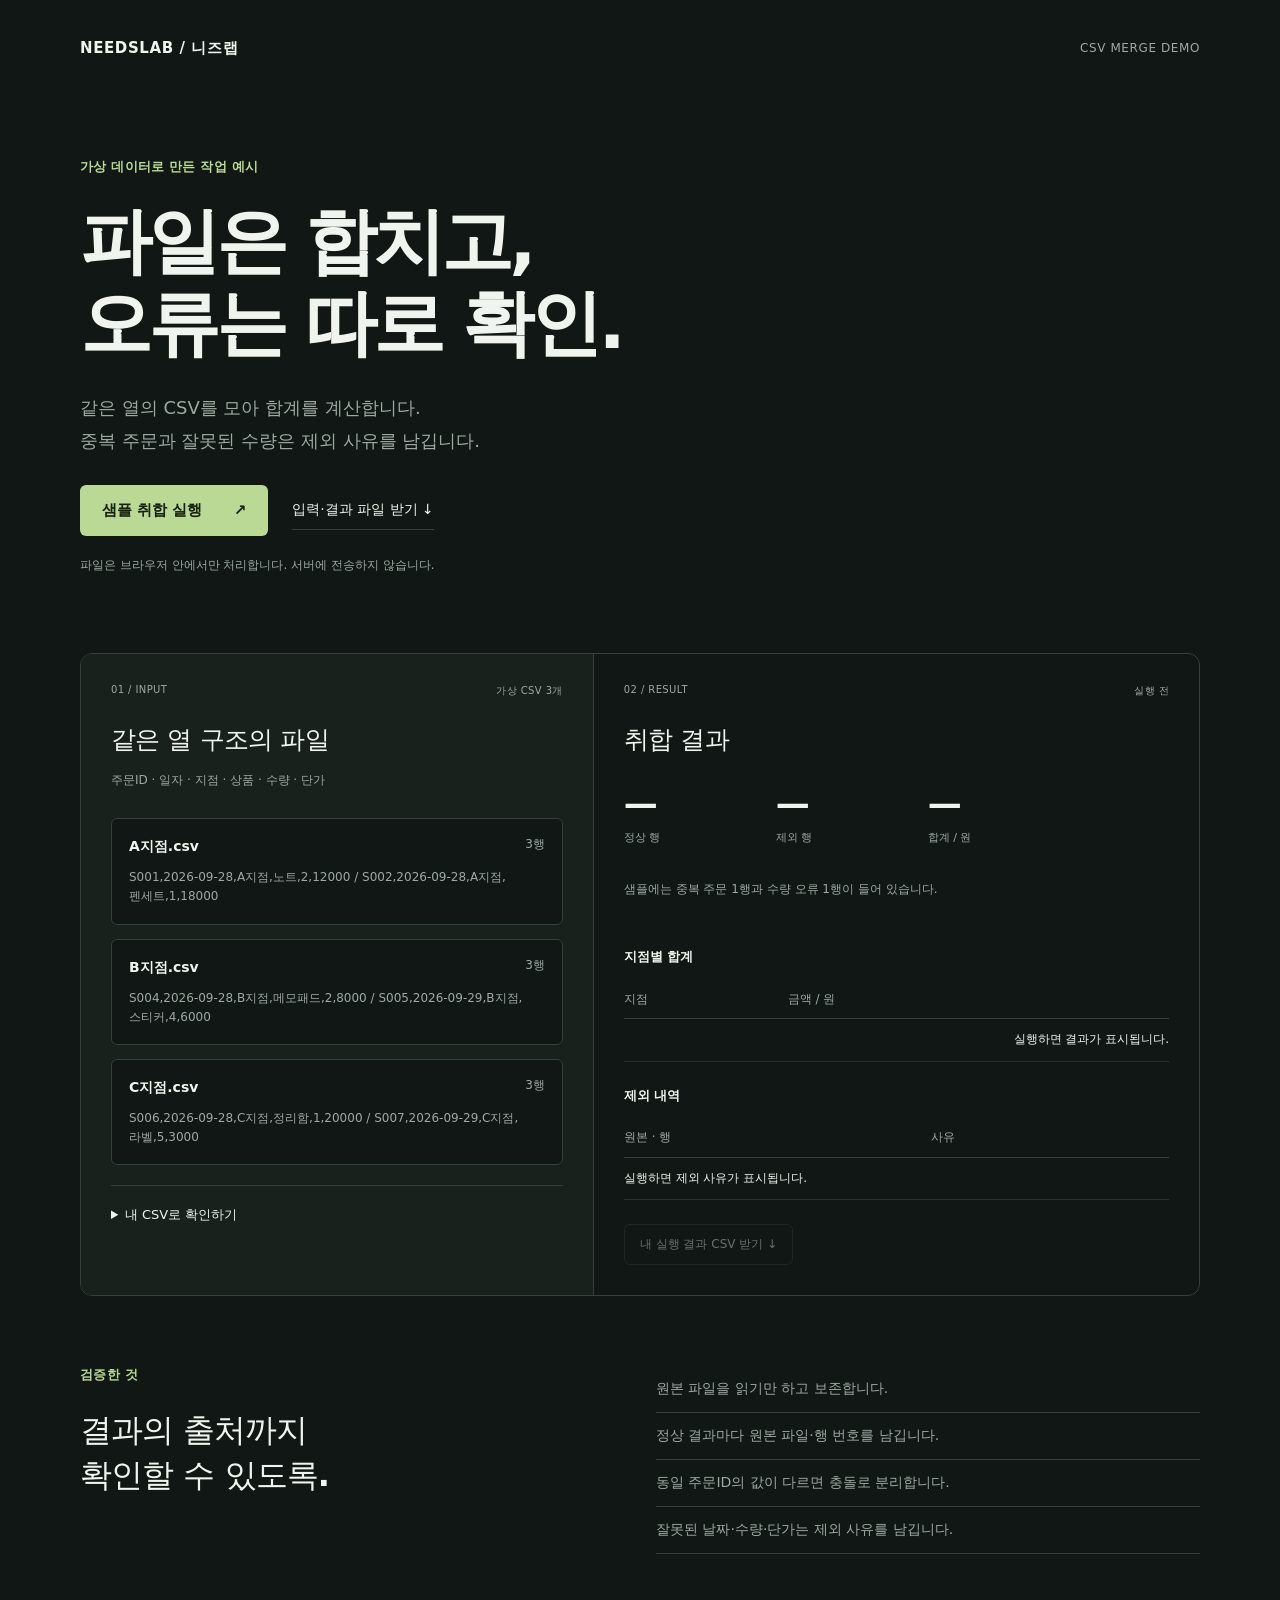
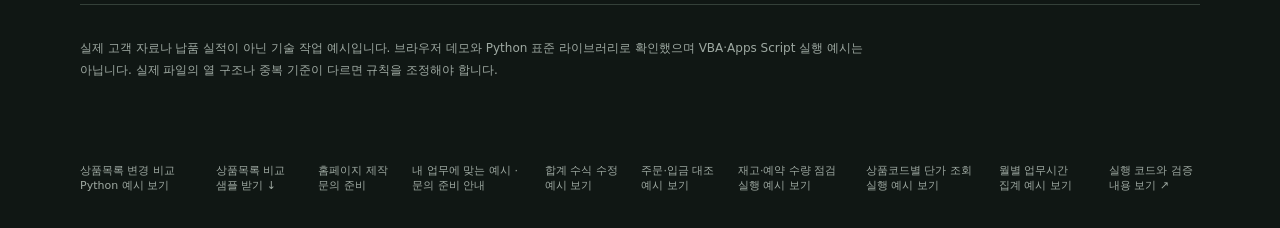
<file: docs/index.html>
<!doctype html>
<html lang="ko">
<head>
  <meta charset="utf-8">
  <meta name="viewport" content="width=device-width,initial-scale=1">
  <title>CSV 파일 취합 실행 예시 | 니즈랩</title>
  <meta name="description" content="가상 CSV 3개를 취합하고 중복·입력 오류를 분리하는 니즈랩 기술 작업 예시. 브라우저 안에서 직접 실행하고 결과를 확인하세요.">
  <meta name="theme-color" content="#101714">
  <link rel="stylesheet" href="style.css">
  <script src="merge.js" defer></script>
  <script src="demo.js" defer></script>
</head>
<body>
  <header class="shell masthead"><a href="https://github.com/needsbuilder/excel-automation-demo">NEEDSLAB / 니즈랩</a><span>CSV MERGE DEMO</span></header>
  <main class="shell">
    <section class="hero">
      <p class="eyebrow">가상 데이터로 만든 작업 예시</p>
      <h1>파일은 합치고,<br>오류는 따로 확인.</h1>
      <p class="intro">같은 열의 CSV를 모아 합계를 계산합니다.<br>중복 주문과 잘못된 수량은 제외 사유를 남깁니다.</p>
      <div class="actions"><button id="run" type="button">샘플 취합 실행 <span aria-hidden="true">↗</span></button><a class="secondary" href="downloads/excel-merge-sample.zip" download>입력·결과 파일 받기 ↓</a></div>
      <p class="micro">파일은 브라우저 안에서만 처리합니다. 서버에 전송하지 않습니다.</p>
    </section>
    <section class="workspace" aria-label="파일 취합 데모">
      <div class="input-pane">
        <div class="section-label"><span>01 / INPUT</span><span id="file-count">가상 CSV 3개</span></div>
        <h2>같은 열 구조의 파일</h2>
        <p>주문ID · 일자 · 지점 · 상품 · 수량 · 단가</p>
        <div id="files" class="files"></div>
        <details class="upload"><summary>내 CSV로 확인하기</summary><p>UTF-8, 같은 열·순서의 CSV를 선택하세요. 총 1MB 이하, 최대 10개입니다. 원본 파일은 변경하지 않습니다.</p><label for="upload">CSV 파일 선택</label><input id="upload" type="file" accept=".csv,text/csv" multiple><button class="quiet" id="reset" type="button">가상 샘플로 돌아가기</button></details>
      </div>
      <div class="output-pane">
        <div class="section-label"><span>02 / RESULT</span><span id="state">실행 전</span></div>
        <h2>취합 결과</h2>
        <div class="stats"><div><strong id="accepted">—</strong><span>정상 행</span></div><div><strong id="excluded">—</strong><span>제외 행</span></div><div><strong id="total">—</strong><span>합계 / 원</span></div></div>
        <p id="message" role="status" aria-live="polite">샘플에는 중복 주문 1행과 수량 오류 1행이 들어 있습니다.</p>
        <div class="table-wrap"><table><caption>지점별 합계</caption><thead><tr><th scope="col">지점</th><th scope="col">금액 / 원</th></tr></thead><tbody id="branches"><tr><td colspan="2">실행하면 결과가 표시됩니다.</td></tr></tbody></table></div>
        <div class="table-wrap"><table><caption>제외 내역</caption><thead><tr><th scope="col">원본 · 행</th><th scope="col">사유</th></tr></thead><tbody id="exceptions"><tr><td colspan="2">실행하면 제외 사유가 표시됩니다.</td></tr></tbody></table></div>
        <button id="download" class="quiet" type="button" disabled>내 실행 결과 CSV 받기 ↓</button>
      </div>
    </section>
    <section class="notes">
      <div><p class="eyebrow">검증한 것</p><h2>결과의 출처까지<br>확인할 수 있도록.</h2></div>
      <ul><li>원본 파일을 읽기만 하고 보존합니다.</li><li>정상 결과마다 원본 파일·행 번호를 남깁니다.</li><li>동일 주문ID의 값이 다르면 충돌로 분리합니다.</li><li>잘못된 날짜·수량·단가는 제외 사유를 남깁니다.</li></ul>
    </section>
    <p class="boundary">실제 고객 자료나 납품 실적이 아닌 기술 작업 예시입니다. 브라우저 데모와 Python 표준 라이브러리로 확인했으며 VBA·Apps Script 실행 예시는 아닙니다. 실제 파일의 열 구조나 중복 기준이 다르면 규칙을 조정해야 합니다.</p>
  </main>
  <footer class="shell"><a href="https://github.com/needsbuilder/excel-automation-demo/tree/main/catalog-change-example">상품목록 변경 비교 Python 예시 보기</a><a href="downloads/catalog-change-sample.zip" download>상품목록 비교 샘플 받기 ↓</a><a href="website-consultation.html">홈페이지 제작 문의 준비</a><a href="https://github.com/needsbuilder/excel-automation-demo/blob/main/CONSULTATION.md">내 업무에 맞는 예시 · 문의 준비 안내</a><a href="formula-example.html">합계 수식 수정 예시 보기</a><a href="reconcile-example.html">주문·입금 대조 예시 보기</a><a href="inventory-example.html">재고·예약 수량 점검 실행 예시 보기</a><a href="price-lookup-example.html">상품코드별 단가 조회 실행 예시 보기</a><a href="monthly-worklog-example.html">월별 업무시간 집계 예시 보기</a><a href="https://github.com/needsbuilder/excel-automation-demo">실행 코드와 검증 내용 보기 ↗</a></footer>
</body>
</html>
</file>
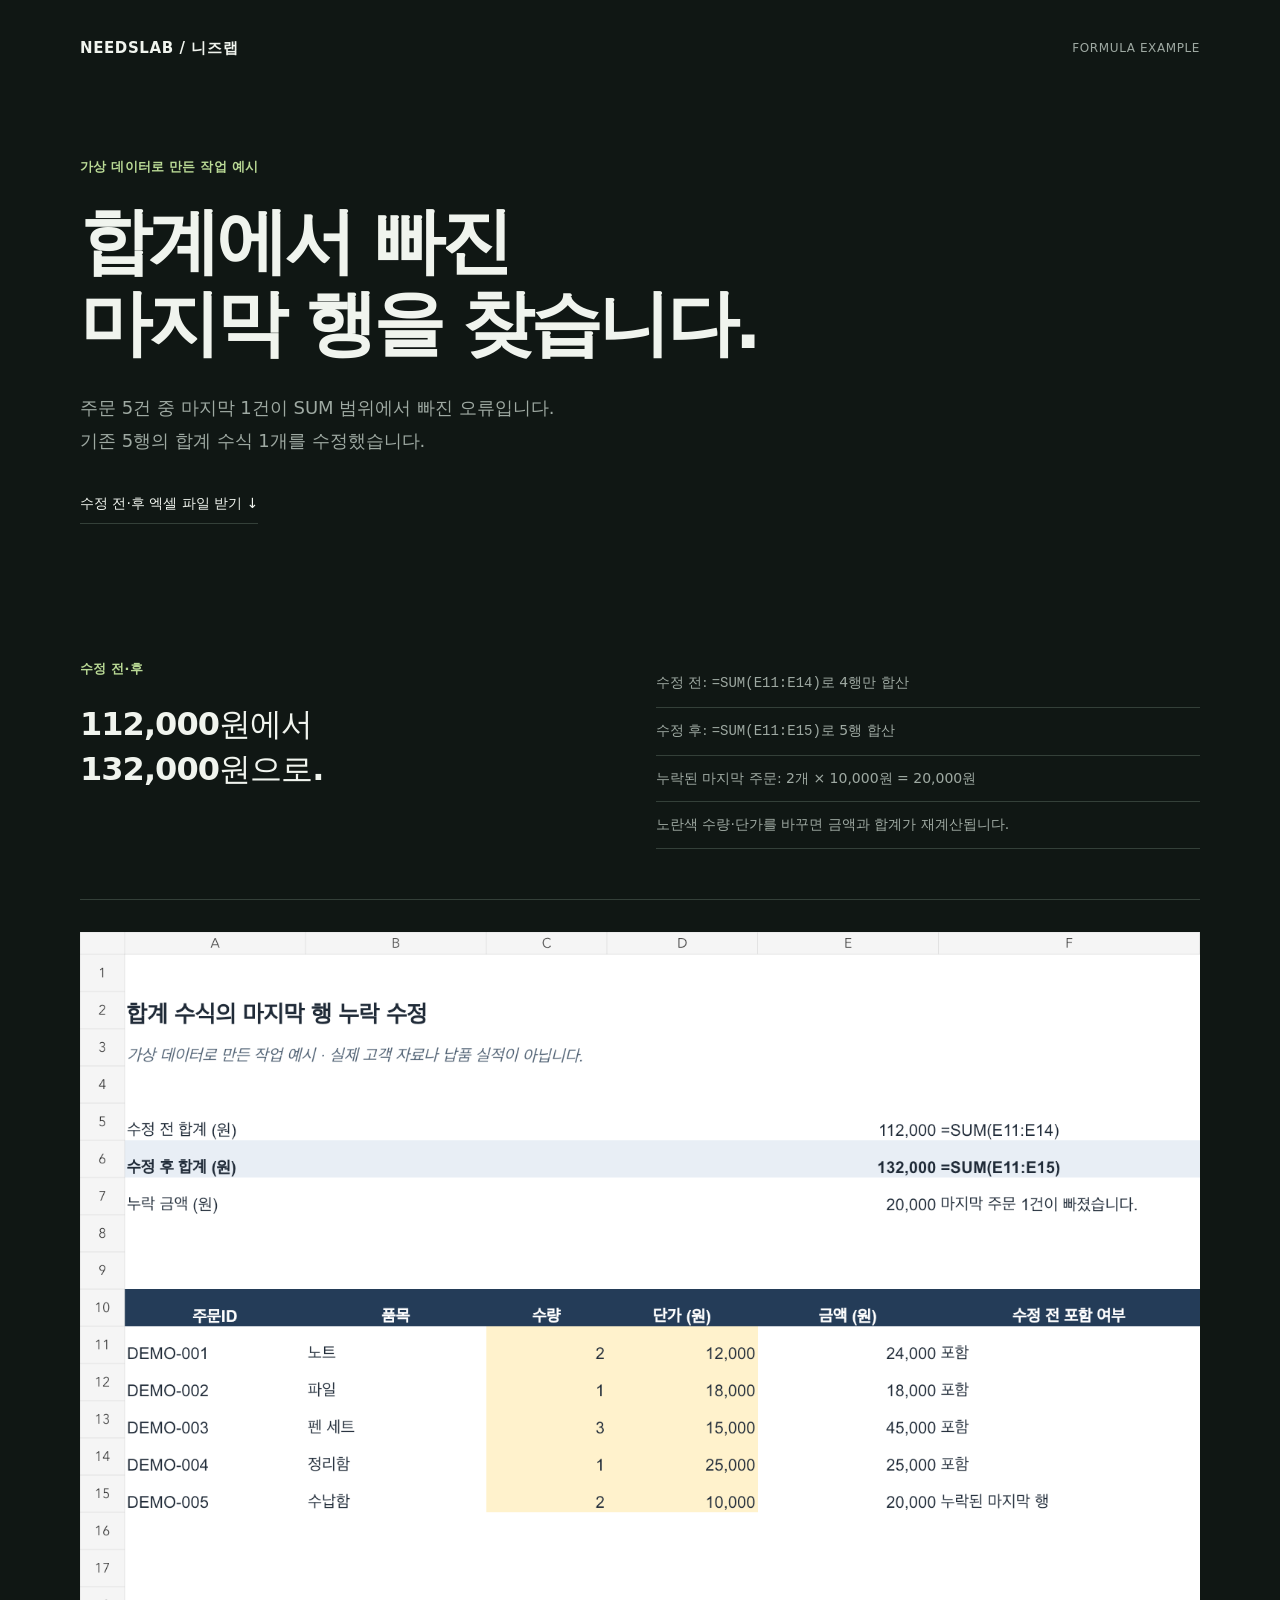
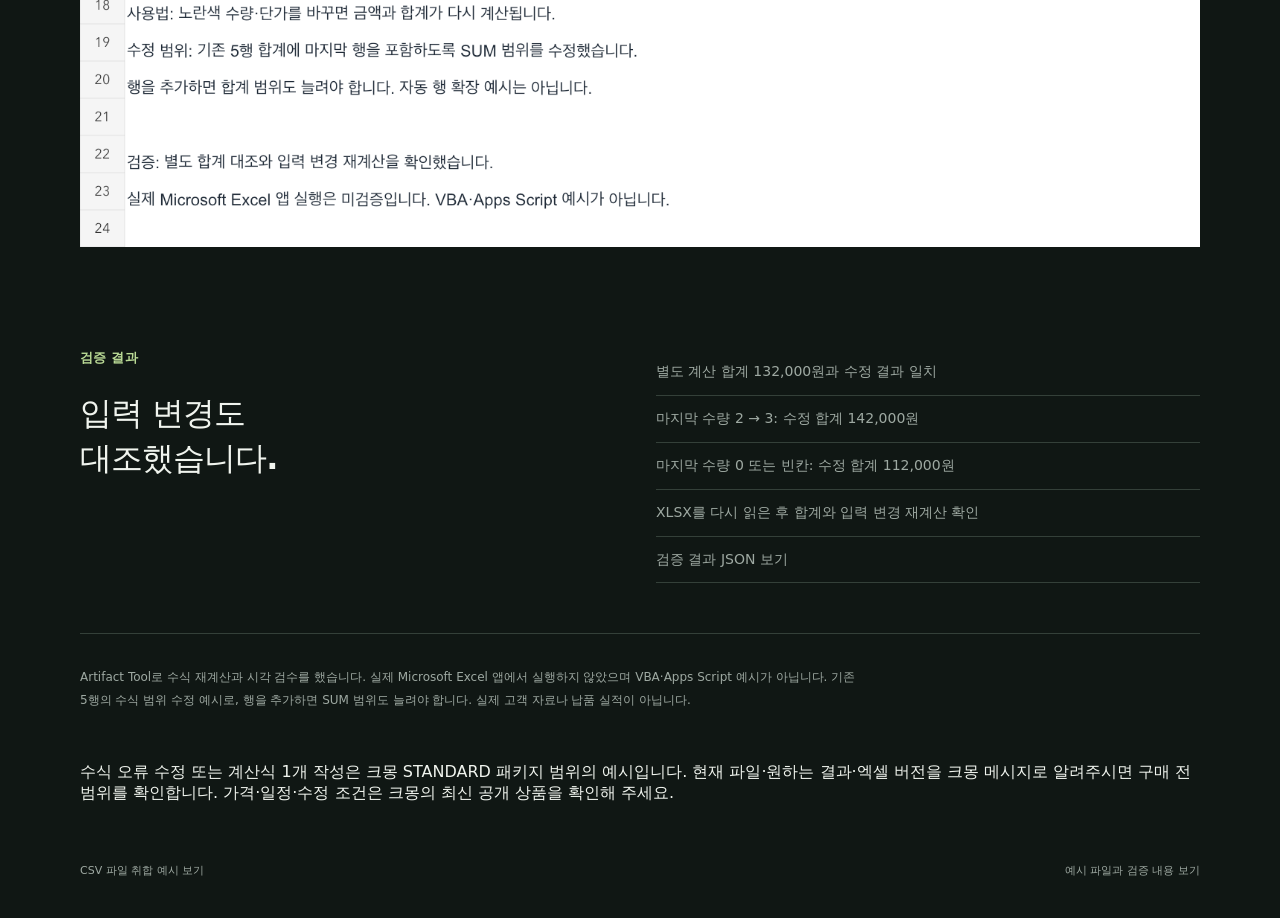
<file: docs/formula-example.html>
<!doctype html>
<html lang="ko">
<head><meta charset="utf-8"><meta name="viewport" content="width=device-width,initial-scale=1"><title>합계 수식 수정 예시 | 니즈랩</title><link rel="stylesheet" href="style.css"></head>
<body>
<header class="shell masthead"><a href="index.html">NEEDSLAB / 니즈랩</a><span>FORMULA EXAMPLE</span></header>
<main class="shell">
<section class="hero"><p class="eyebrow">가상 데이터로 만든 작업 예시</p><h1>합계에서 빠진<br>마지막 행을 찾습니다.</h1><p class="intro">주문 5건 중 마지막 1건이 SUM 범위에서 빠진 오류입니다.<br>기존 5행의 합계 수식 1개를 수정했습니다.</p><div class="actions"><a class="secondary" href="downloads/formula-repair-example.xlsx" download>수정 전·후 엑셀 파일 받기 ↓</a></div></section>
<section class="notes"><div><p class="eyebrow">수정 전·후</p><h2>112,000원에서<br>132,000원으로.</h2></div><ul><li>수정 전: <code>=SUM(E11:E14)</code>로 4행만 합산</li><li>수정 후: <code>=SUM(E11:E15)</code>로 5행 합산</li><li>누락된 마지막 주문: 2개 × 10,000원 = 20,000원</li><li>노란색 수량·단가를 바꾸면 금액과 합계가 재계산됩니다.</li></ul></section>
<img src="formula-example.png" alt="가상 주문 5건의 합계 수식 수정 전 112000원, 수정 후 132000원을 보여주는 엑셀 예시" style="display:block;width:100%;height:auto;margin:2rem 0">
<section class="notes"><div><p class="eyebrow">검증 결과</p><h2>입력 변경도<br>대조했습니다.</h2></div><ul><li>별도 계산 합계 132,000원과 수정 결과 일치</li><li>마지막 수량 2 → 3: 수정 합계 142,000원</li><li>마지막 수량 0 또는 빈칸: 수정 합계 112,000원</li><li>XLSX를 다시 읽은 후 합계와 입력 변경 재계산 확인</li><li><a href="formula-validation.json">검증 결과 JSON 보기</a></li></ul></section>
<p class="boundary">Artifact Tool로 수식 재계산과 시각 검수를 했습니다. 실제 Microsoft Excel 앱에서 실행하지 않았으며 VBA·Apps Script 예시가 아닙니다. 기존 5행의 수식 범위 수정 예시로, 행을 추가하면 SUM 범위도 늘려야 합니다. 실제 고객 자료나 납품 실적이 아닙니다.</p>
<p>수식 오류 수정 또는 계산식 1개 작성은 크몽 STANDARD 패키지 범위의 예시입니다. 현재 파일·원하는 결과·엑셀 버전을 <a href="https://kmong.com/gig/824498">크몽 메시지</a>로 알려주시면 구매 전 범위를 확인합니다. 가격·일정·수정 조건은 크몽의 최신 공개 상품을 확인해 주세요.</p>
</main><footer class="shell"><a href="index.html">CSV 파일 취합 예시 보기</a><a href="https://github.com/needsbuilder/excel-automation-demo">예시 파일과 검증 내용 보기</a></footer>
</body></html>
</file>
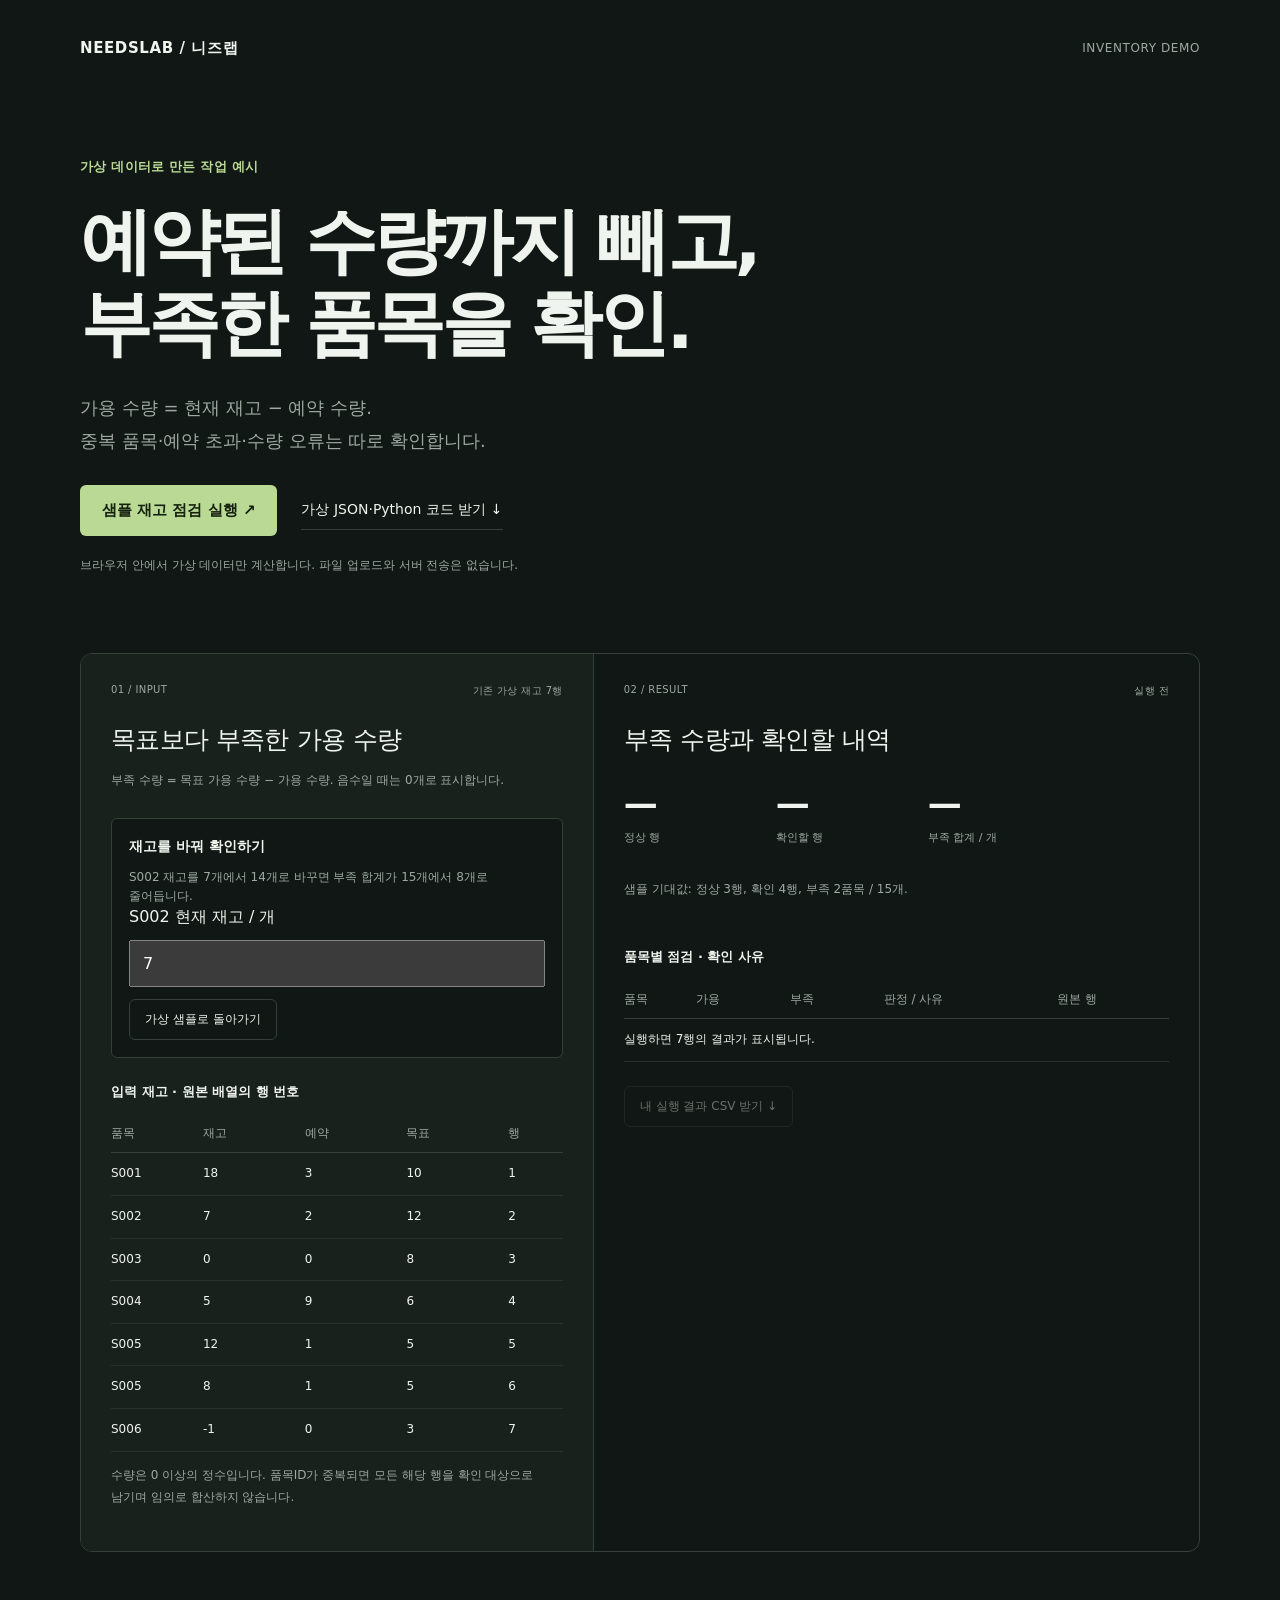
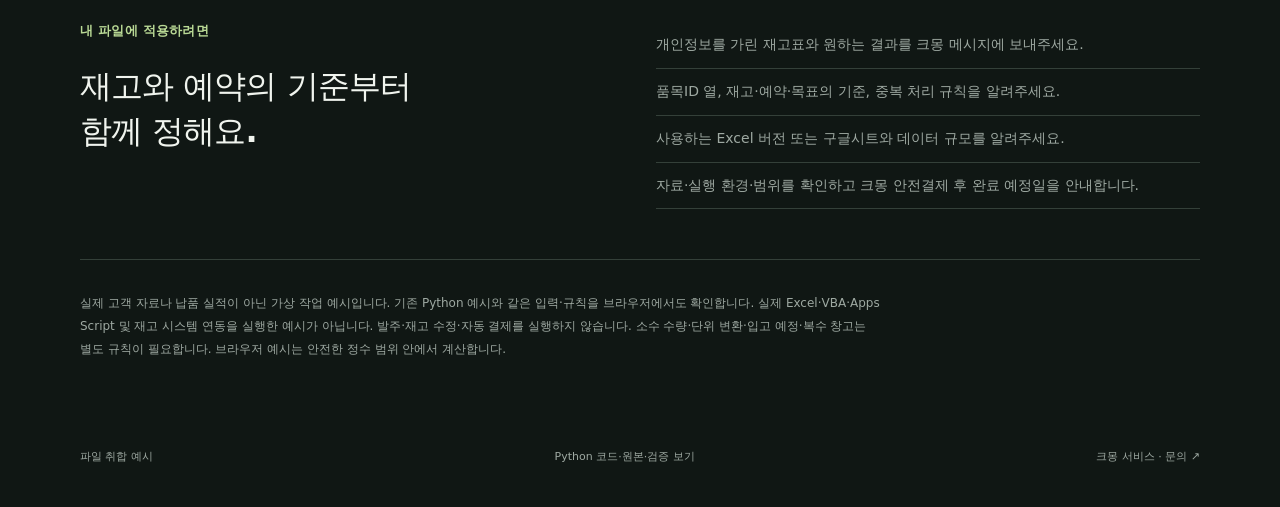
<file: docs/inventory-example.html>
<!doctype html>
<html lang="ko"><head><meta charset="utf-8"><meta name="viewport" content="width=device-width,initial-scale=1"><title>재고·예약 수량 점검 예시 | 니즈랩</title><meta name="description" content="가상 재고 7행의 가용 수량과 부족 수량을 계산하고 중복·예약 초과·수량 오류를 분리하는 실행 예시."><link rel="stylesheet" href="style.css"><script src="inventory.js" defer></script><script src="inventory-data.js" defer></script><script src="inventory-ui.js" defer></script></head>
<body><header class="shell masthead"><a href="index.html">NEEDSLAB / 니즈랩</a><span>INVENTORY DEMO</span></header>
<main class="shell"><section class="hero"><p class="eyebrow">가상 데이터로 만든 작업 예시</p><h1>예약된 수량까지 빼고,<br>부족한 품목을 확인.</h1><p class="intro">가용 수량 = 현재 재고 − 예약 수량.<br>중복 품목·예약 초과·수량 오류는 따로 확인합니다.</p><div class="actions"><button id="run" type="button">샘플 재고 점검 실행 ↗</button><a class="secondary" href="downloads/inventory-sample.zip" download>가상 JSON·Python 코드 받기 ↓</a></div><p class="micro">브라우저 안에서 가상 데이터만 계산합니다. 파일 업로드와 서버 전송은 없습니다.</p></section>
<section class="workspace" aria-label="재고 점검 데모"><div class="input-pane"><div class="section-label"><span>01 / INPUT</span><span>기존 가상 재고 7행</span></div><h2>목표보다 부족한 가용 수량</h2><p>부족 수량 = 목표 가용 수량 − 가용 수량. 음수일 때는 0개로 표시합니다.</p><div class="files"><div class="file"><strong>재고를 바꿔 확인하기</strong><p>S002 재고를 7개에서 14개로 바꾸면 부족 합계가 15개에서 8개로 줄어듭니다.</p><label for="stock">S002 현재 재고 / 개</label><input id="stock" type="text" inputmode="numeric" value="7" style="width:100%;padding:12px;margin-top:12px"><button id="reset" class="quiet" type="button" style="margin-top:12px">가상 샘플로 돌아가기</button></div></div><div class="table-wrap"><table><caption>입력 재고 · 원본 배열의 행 번호</caption><thead><tr><th scope="col">품목</th><th scope="col">재고</th><th scope="col">예약</th><th scope="col">목표</th><th scope="col">행</th></tr></thead><tbody id="inputs"></tbody></table></div><p>수량은 0 이상의 정수입니다. 품목ID가 중복되면 모든 해당 행을 확인 대상으로 남기며 임의로 합산하지 않습니다.</p></div>
<div class="output-pane"><div class="section-label"><span>02 / RESULT</span><span id="state">실행 전</span></div><h2>부족 수량과 확인할 내역</h2><div class="stats"><div><strong id="normal">—</strong><span>정상 행</span></div><div><strong id="review">—</strong><span>확인할 행</span></div><div><strong id="units">—</strong><span>부족 합계 / 개</span></div></div><p id="message" role="status" aria-live="polite">샘플 기대값: 정상 3행, 확인 4행, 부족 2품목 / 15개.</p><div class="table-wrap"><table><caption>품목별 점검 · 확인 사유</caption><thead><tr><th scope="col">품목</th><th scope="col">가용</th><th scope="col">부족</th><th scope="col">판정 / 사유</th><th scope="col">원본 행</th></tr></thead><tbody id="results"><tr><td colspan="5">실행하면 7행의 결과가 표시됩니다.</td></tr></tbody></table></div><button id="download" class="quiet" type="button" disabled>내 실행 결과 CSV 받기 ↓</button></div></section>
<section class="notes"><div><p class="eyebrow">내 파일에 적용하려면</p><h2>재고와 예약의 기준부터<br>함께 정해요.</h2></div><ul><li>개인정보를 가린 재고표와 원하는 결과를 크몽 메시지에 보내주세요.</li><li>품목ID 열, 재고·예약·목표의 기준, 중복 처리 규칙을 알려주세요.</li><li>사용하는 Excel 버전 또는 구글시트와 데이터 규모를 알려주세요.</li><li>자료·실행 환경·범위를 확인하고 크몽 안전결제 후 완료 예정일을 안내합니다.</li></ul></section><p class="boundary">실제 고객 자료나 납품 실적이 아닌 가상 작업 예시입니다. 기존 Python 예시와 같은 입력·규칙을 브라우저에서도 확인합니다. 실제 Excel·VBA·Apps Script 및 재고 시스템 연동을 실행한 예시가 아닙니다. 발주·재고 수정·자동 결제를 실행하지 않습니다. 소수 수량·단위 변환·입고 예정·복수 창고는 별도 규칙이 필요합니다. 브라우저 예시는 안전한 정수 범위 안에서 계산합니다.</p></main>
<footer class="shell"><a href="index.html">파일 취합 예시</a><a href="https://github.com/needsbuilder/excel-automation-demo/tree/main/inventory-example">Python 코드·원본·검증 보기</a><a href="https://kmong.com/gig/824498">크몽 서비스 · 문의 ↗</a></footer></body></html>
</file>
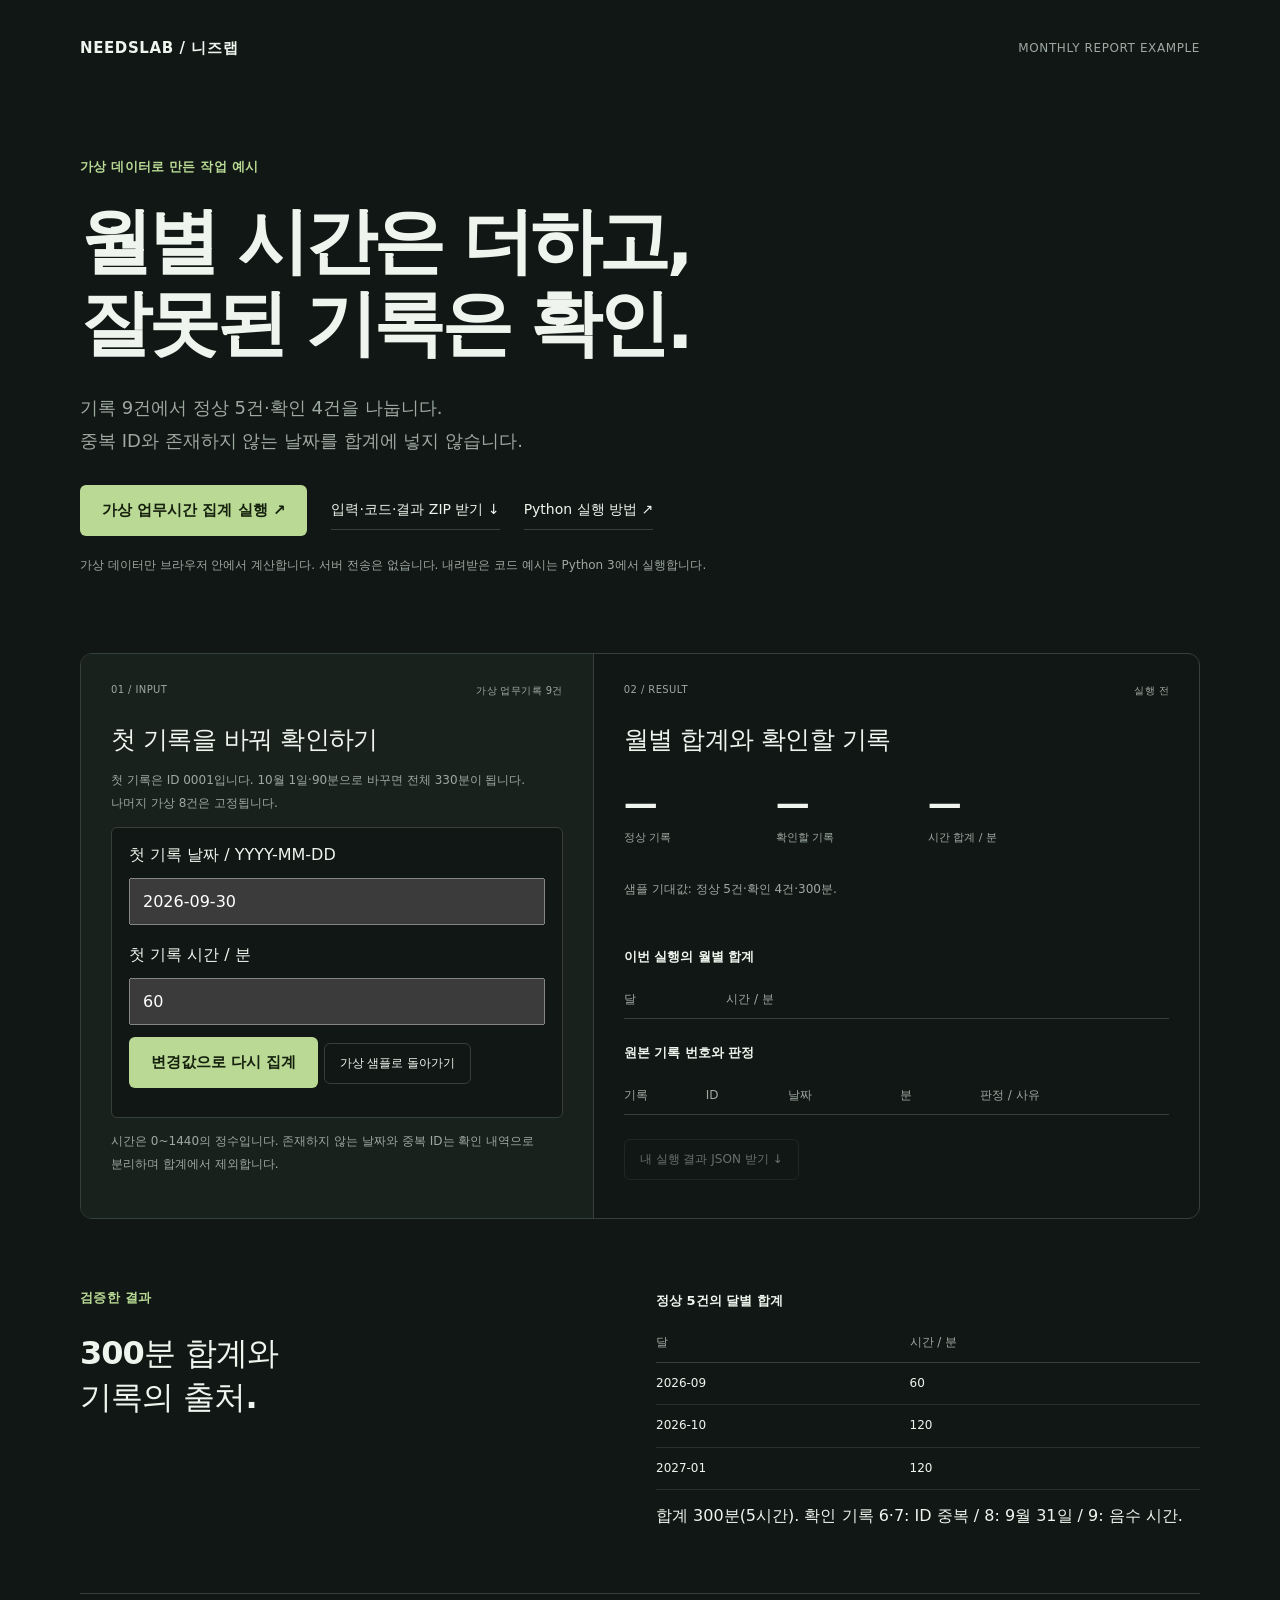
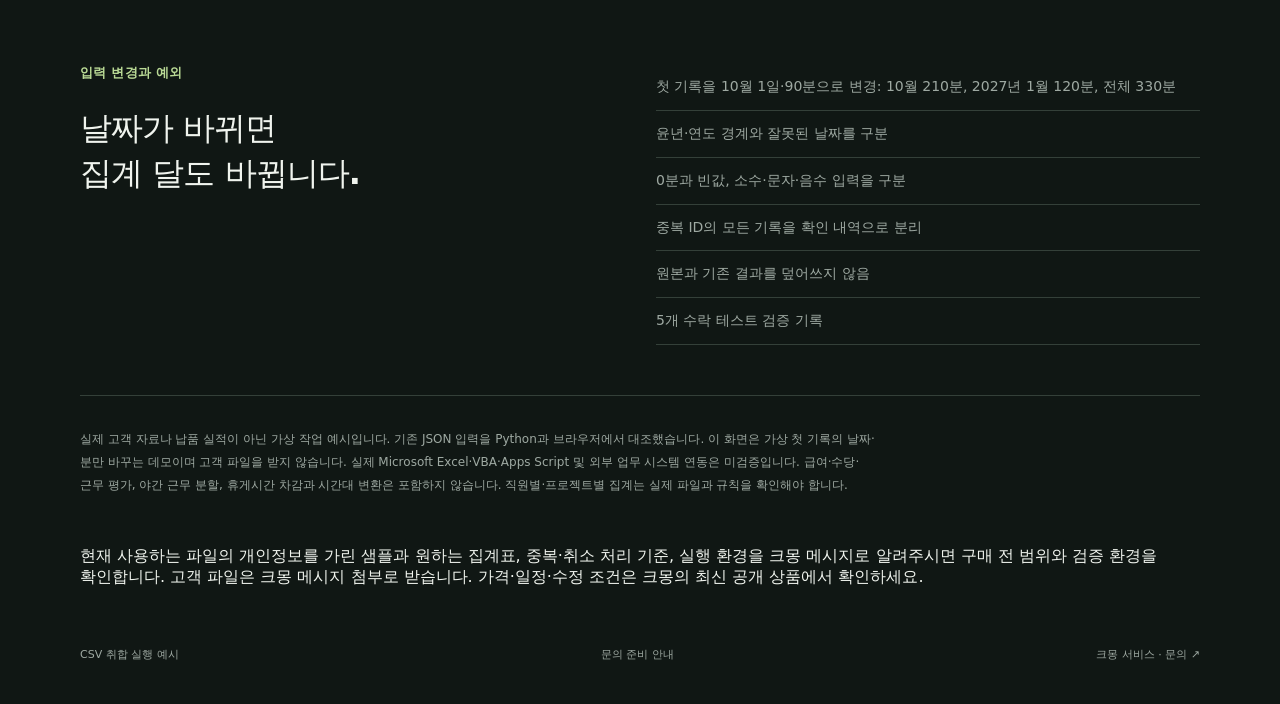
<file: docs/monthly-worklog-example.html>
<!doctype html>
<html lang="ko">
<head><meta charset="utf-8"><meta name="viewport" content="width=device-width,initial-scale=1"><title>월별 업무시간 집계 예시 | 니즈랩</title><meta name="description" content="가상 업무기록 9건을 브라우저에서 월별로 집계하고 날짜·시간을 바꿔 확인하는 작업 예시."><link rel="stylesheet" href="style.css"><script src="monthly-worklog.js" defer></script><script src="monthly-worklog-data.js" defer></script><script src="monthly-worklog-ui.js" defer></script></head>
<body>
<header class="shell masthead"><a href="index.html">NEEDSLAB / 니즈랩</a><span>MONTHLY REPORT EXAMPLE</span></header>
<main class="shell">
<section class="hero"><p class="eyebrow">가상 데이터로 만든 작업 예시</p><h1>월별 시간은 더하고,<br>잘못된 기록은 확인.</h1><p class="intro">기록 9건에서 정상 5건·확인 4건을 나눕니다.<br>중복 ID와 존재하지 않는 날짜를 합계에 넣지 않습니다.</p><div class="actions"><button id="run" type="button">가상 업무시간 집계 실행 ↗</button><a class="secondary" href="downloads/monthly-worklog-sample.zip" download>입력·코드·결과 ZIP 받기 ↓</a><a class="secondary" href="https://github.com/needsbuilder/excel-automation-demo/tree/main/monthly-worklog-example">Python 실행 방법 ↗</a></div><p class="micro">가상 데이터만 브라우저 안에서 계산합니다. 서버 전송은 없습니다. 내려받은 코드 예시는 Python 3에서 실행합니다.</p></section>
<section class="workspace" aria-label="월별 업무시간 집계 데모"><div class="input-pane"><div class="section-label"><span>01 / INPUT</span><span>가상 업무기록 9건</span></div><h2>첫 기록을 바꿔 확인하기</h2><p>첫 기록은 ID 0001입니다. 10월 1일·90분으로 바꾸면 전체 330분이 됩니다. 나머지 가상 8건은 고정됩니다.</p><div class="file"><label for="first-date">첫 기록 날짜 / YYYY-MM-DD</label><input id="first-date" type="text" value="2026-09-30" maxlength="10" style="width:100%;padding:12px;margin:12px 0 20px"><label for="first-minutes">첫 기록 시간 / 분</label><input id="first-minutes" type="text" inputmode="numeric" value="60" maxlength="5" style="width:100%;padding:12px;margin:12px 0"><button id="recalculate" type="button" style="margin-bottom:12px">변경값으로 다시 집계</button> <button id="reset" class="quiet" type="button">가상 샘플로 돌아가기</button></div><p>시간은 0~1440의 정수입니다. 존재하지 않는 날짜와 중복 ID는 확인 내역으로 분리하며 합계에서 제외합니다.</p></div><div class="output-pane"><div class="section-label"><span>02 / RESULT</span><span id="state">실행 전</span></div><h2>월별 합계와 확인할 기록</h2><div class="stats"><div><strong id="normal">—</strong><span>정상 기록</span></div><div><strong id="review">—</strong><span>확인할 기록</span></div><div><strong id="minutes">—</strong><span>시간 합계 / 분</span></div></div><p id="message" role="status" aria-live="polite">샘플 기대값: 정상 5건·확인 4건·300분.</p><div class="table-wrap"><table><caption>이번 실행의 월별 합계</caption><thead><tr><th scope="col">달</th><th scope="col">시간 / 분</th></tr></thead><tbody id="months"></tbody></table></div><div class="table-wrap"><table><caption>원본 기록 번호와 판정</caption><thead><tr><th scope="col">기록</th><th scope="col">ID</th><th scope="col">날짜</th><th scope="col">분</th><th scope="col">판정 / 사유</th></tr></thead><tbody id="results"></tbody></table></div><button id="download" class="quiet" type="button" disabled>내 실행 결과 JSON 받기 ↓</button></div></section>
<section class="notes"><div><p class="eyebrow">검증한 결과</p><h2>300분 합계와<br>기록의 출처.</h2></div><div><table><caption>정상 5건의 달별 합계</caption><thead><tr><th scope="col">달</th><th scope="col">시간 / 분</th></tr></thead><tbody><tr><td>2026-09</td><td>60</td></tr><tr><td>2026-10</td><td>120</td></tr><tr><td>2027-01</td><td>120</td></tr></tbody></table><p>합계 300분(5시간). 확인 기록 6·7: ID 중복 / 8: 9월 31일 / 9: 음수 시간.</p></div></section>
<section class="notes"><div><p class="eyebrow">입력 변경과 예외</p><h2>날짜가 바뀌면<br>집계 달도 바뀝니다.</h2></div><ul><li>첫 기록을 10월 1일·90분으로 변경: 10월 210분, 2027년 1월 120분, 전체 330분</li><li>윤년·연도 경계와 잘못된 날짜를 구분</li><li>0분과 빈값, 소수·문자·음수 입력을 구분</li><li>중복 ID의 모든 기록을 확인 내역으로 분리</li><li>원본과 기존 결과를 덮어쓰지 않음</li><li><a href="https://github.com/needsbuilder/excel-automation-demo/blob/main/monthly-worklog-example/validation.json">5개 수락 테스트 검증 기록</a></li></ul></section>
<p class="boundary">실제 고객 자료나 납품 실적이 아닌 가상 작업 예시입니다. 기존 JSON 입력을 Python과 브라우저에서 대조했습니다. 이 화면은 가상 첫 기록의 날짜·분만 바꾸는 데모이며 고객 파일을 받지 않습니다. 실제 Microsoft Excel·VBA·Apps Script 및 외부 업무 시스템 연동은 미검증입니다. 급여·수당·근무 평가, 야간 근무 분할, 휴게시간 차감과 시간대 변환은 포함하지 않습니다. 직원별·프로젝트별 집계는 실제 파일과 규칙을 확인해야 합니다.</p>
<p>현재 사용하는 파일의 개인정보를 가린 샘플과 원하는 집계표, 중복·취소 처리 기준, 실행 환경을 <a href="https://kmong.com/gig/824498">크몽 메시지</a>로 알려주시면 구매 전 범위와 검증 환경을 확인합니다. 고객 파일은 크몽 메시지 첨부로 받습니다. 가격·일정·수정 조건은 크몽의 최신 공개 상품에서 확인하세요.</p>
</main><footer class="shell"><a href="index.html">CSV 취합 실행 예시</a><a href="https://github.com/needsbuilder/excel-automation-demo/blob/main/CONSULTATION.md">문의 준비 안내</a><a href="https://kmong.com/gig/824498">크몽 서비스 · 문의 ↗</a></footer>
</body></html>
</file>
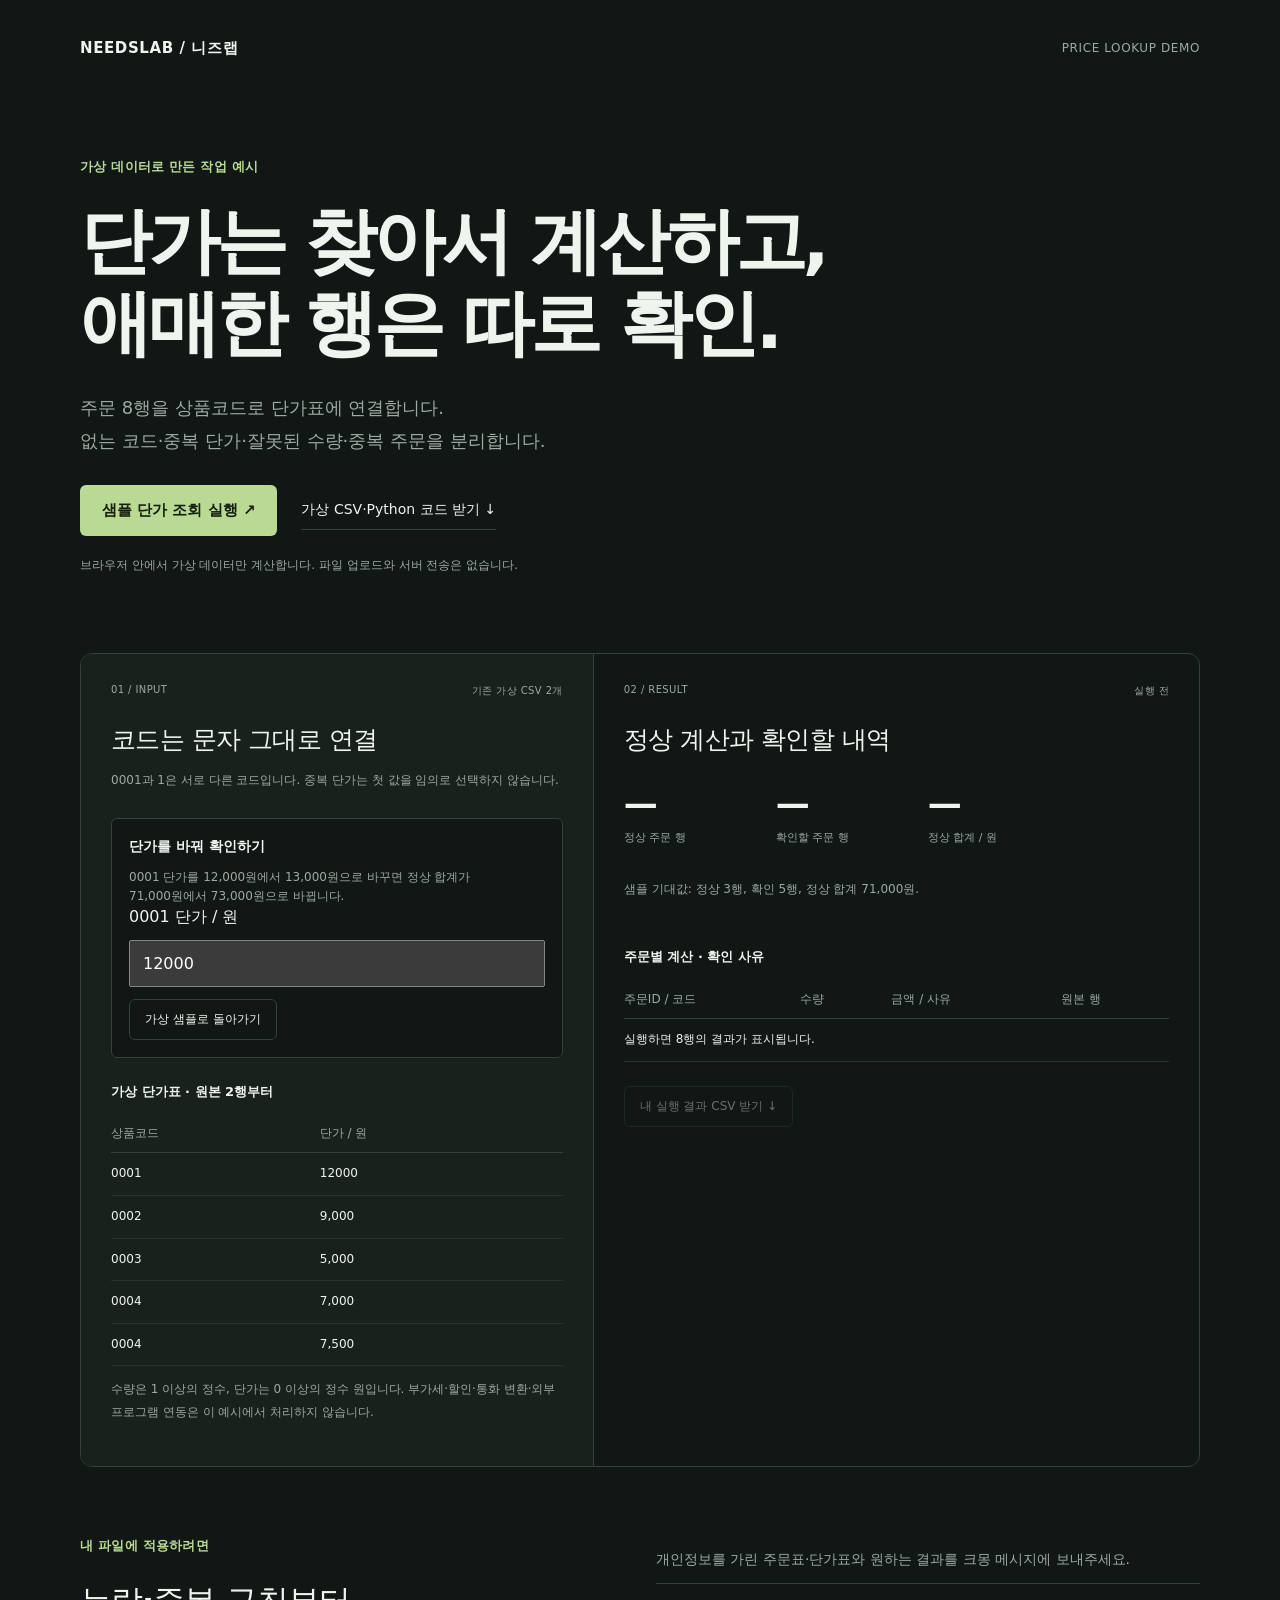
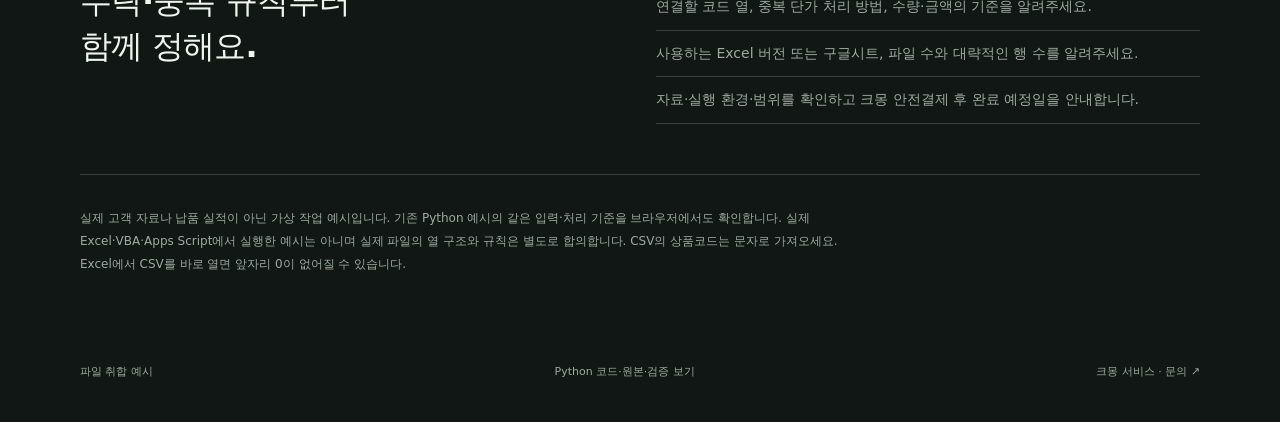
<file: docs/price-lookup-example.html>
<!doctype html>
<html lang="ko">
<head><meta charset="utf-8"><meta name="viewport" content="width=device-width,initial-scale=1"><title>상품코드별 단가 조회 예시 | 니즈랩</title><meta name="description" content="가상 주문 8행의 단가를 조회하고 누락 코드·중복 단가·수량 오류를 분리하는 브라우저 실행 예시."><link rel="stylesheet" href="style.css"><script src="price-lookup.js" defer></script><script src="price-lookup-data.js" defer></script><script src="price-lookup-ui.js" defer></script></head>
<body>
<header class="shell masthead"><a href="index.html">NEEDSLAB / 니즈랩</a><span>PRICE LOOKUP DEMO</span></header>
<main class="shell">
<section class="hero"><p class="eyebrow">가상 데이터로 만든 작업 예시</p><h1>단가는 찾아서 계산하고,<br>애매한 행은 따로 확인.</h1><p class="intro">주문 8행을 상품코드로 단가표에 연결합니다.<br>없는 코드·중복 단가·잘못된 수량·중복 주문을 분리합니다.</p><div class="actions"><button id="run" type="button">샘플 단가 조회 실행 ↗</button><a class="secondary" href="downloads/price-lookup-sample.zip" download>가상 CSV·Python 코드 받기 ↓</a></div><p class="micro">브라우저 안에서 가상 데이터만 계산합니다. 파일 업로드와 서버 전송은 없습니다.</p></section>
<section class="workspace" aria-label="단가 조회 데모">
<div class="input-pane"><div class="section-label"><span>01 / INPUT</span><span>기존 가상 CSV 2개</span></div><h2>코드는 문자 그대로 연결</h2><p>0001과 1은 서로 다른 코드입니다. 중복 단가는 첫 값을 임의로 선택하지 않습니다.</p><div class="files"><div class="file"><strong>단가를 바꿔 확인하기</strong><p>0001 단가를 12,000원에서 13,000원으로 바꾸면 정상 합계가 71,000원에서 73,000원으로 바뀝니다.</p><label for="unit-price">0001 단가 / 원</label><input id="unit-price" type="text" inputmode="numeric" value="12000" style="width:100%;padding:12px;margin-top:12px"><button class="quiet" id="reset" type="button" style="margin-top:12px">가상 샘플로 돌아가기</button></div></div><div class="table-wrap"><table><caption>가상 단가표 · 원본 2행부터</caption><thead><tr><th scope="col">상품코드</th><th scope="col">단가 / 원</th></tr></thead><tbody id="prices"></tbody></table></div><p>수량은 1 이상의 정수, 단가는 0 이상의 정수 원입니다. 부가세·할인·통화 변환·외부 프로그램 연동은 이 예시에서 처리하지 않습니다.</p></div>
<div class="output-pane"><div class="section-label"><span>02 / RESULT</span><span id="state">실행 전</span></div><h2>정상 계산과 확인할 내역</h2><div class="stats"><div><strong id="accepted">—</strong><span>정상 주문 행</span></div><div><strong id="excluded">—</strong><span>확인할 주문 행</span></div><div><strong id="total">—</strong><span>정상 합계 / 원</span></div></div><p id="message" role="status" aria-live="polite">샘플 기대값: 정상 3행, 확인 5행, 정상 합계 71,000원.</p><div class="table-wrap"><table><caption>주문별 계산 · 확인 사유</caption><thead><tr><th scope="col">주문ID / 코드</th><th scope="col">수량</th><th scope="col">금액 / 사유</th><th scope="col">원본 행</th></tr></thead><tbody id="results"><tr><td colspan="4">실행하면 8행의 결과가 표시됩니다.</td></tr></tbody></table></div><button id="download" class="quiet" type="button" disabled>내 실행 결과 CSV 받기 ↓</button></div>
</section>
<section class="notes"><div><p class="eyebrow">내 파일에 적용하려면</p><h2>누락·중복 규칙부터<br>함께 정해요.</h2></div><ul><li>개인정보를 가린 주문표·단가표와 원하는 결과를 크몽 메시지에 보내주세요.</li><li>연결할 코드 열, 중복 단가 처리 방법, 수량·금액의 기준을 알려주세요.</li><li>사용하는 Excel 버전 또는 구글시트, 파일 수와 대략적인 행 수를 알려주세요.</li><li>자료·실행 환경·범위를 확인하고 크몽 안전결제 후 완료 예정일을 안내합니다.</li></ul></section>
<p class="boundary">실제 고객 자료나 납품 실적이 아닌 가상 작업 예시입니다. 기존 Python 예시의 같은 입력·처리 기준을 브라우저에서도 확인합니다. 실제 Excel·VBA·Apps Script에서 실행한 예시는 아니며 실제 파일의 열 구조와 규칙은 별도로 합의합니다. CSV의 상품코드는 문자로 가져오세요. Excel에서 CSV를 바로 열면 앞자리 0이 없어질 수 있습니다.</p>
</main><footer class="shell"><a href="index.html">파일 취합 예시</a><a href="https://github.com/needsbuilder/excel-automation-demo/tree/main/price-lookup-example">Python 코드·원본·검증 보기</a><a href="https://kmong.com/gig/824498">크몽 서비스 · 문의 ↗</a></footer>
</body></html>
</file>
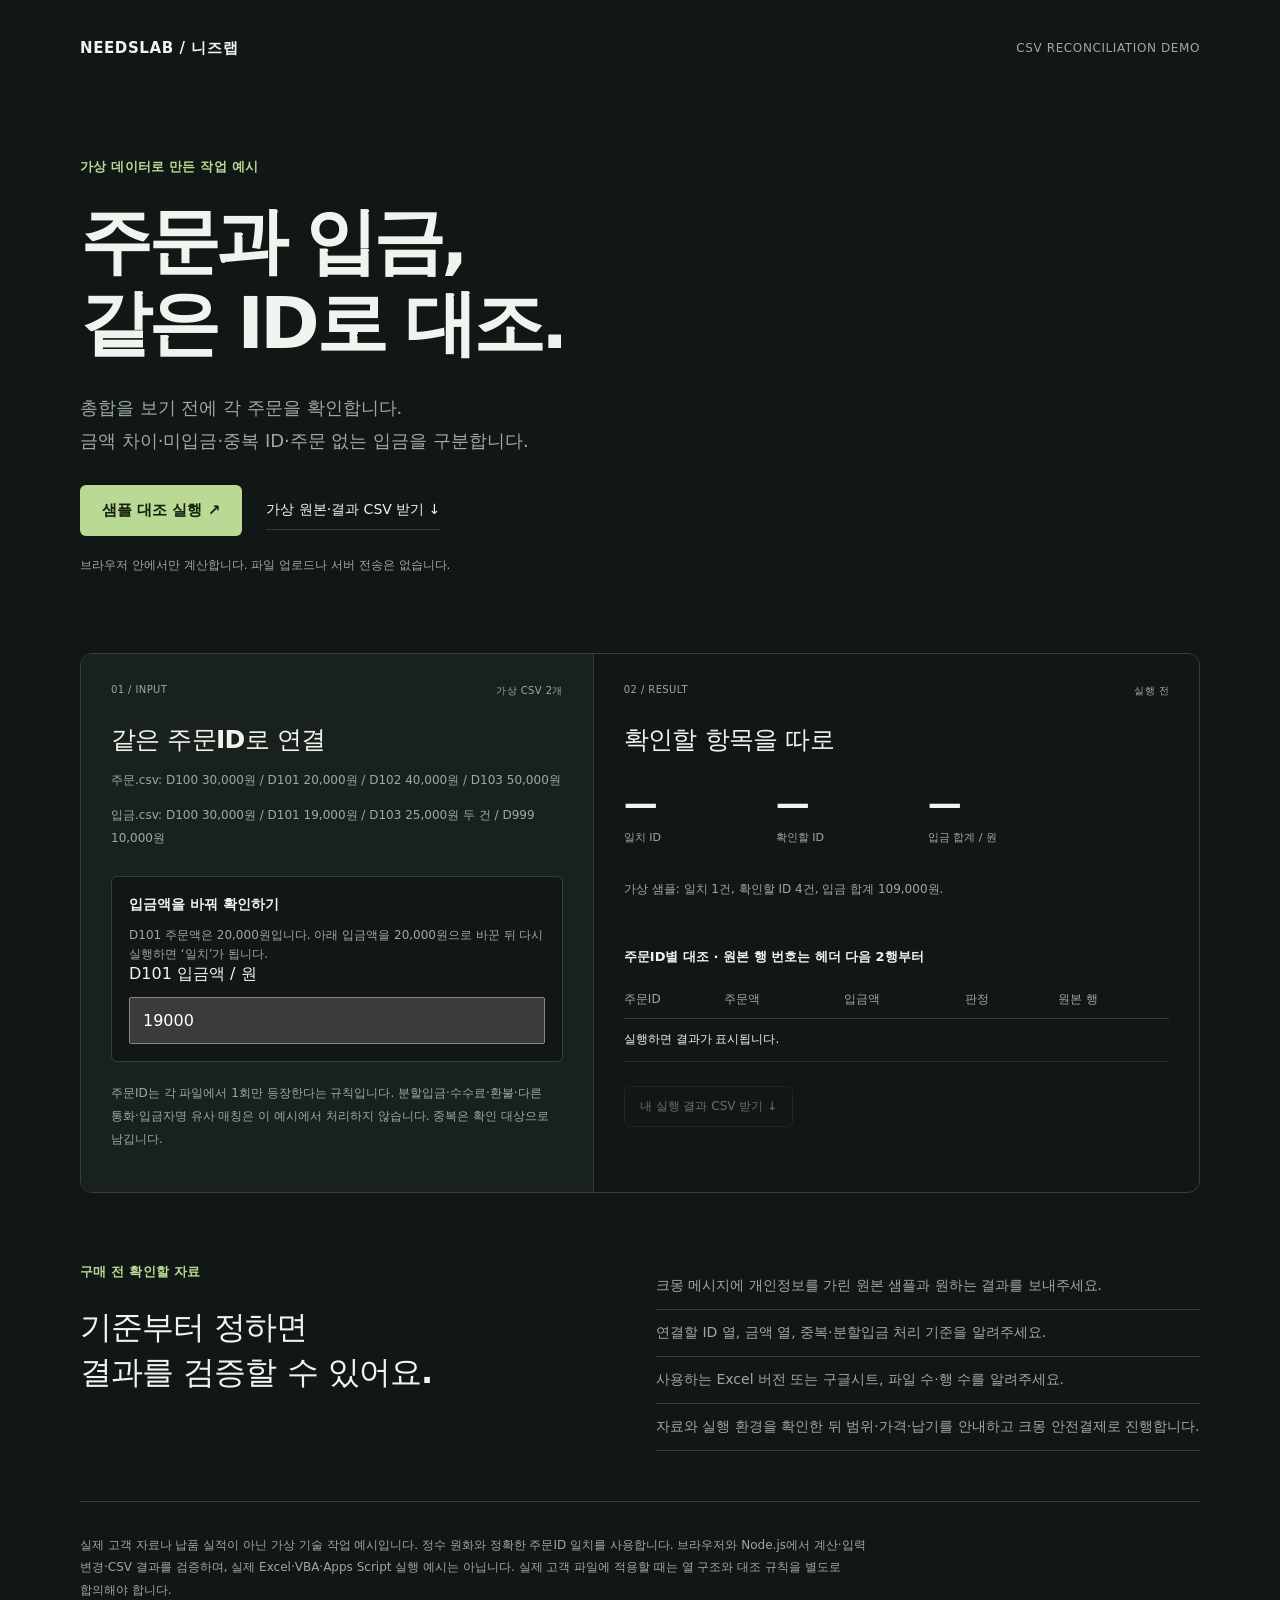
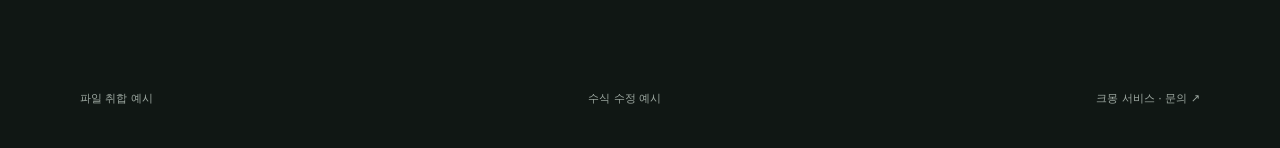
<file: docs/reconcile-example.html>
<!doctype html>
<html lang="ko">
<head><meta charset="utf-8"><meta name="viewport" content="width=device-width,initial-scale=1"><title>주문·입금 CSV 대조 예시 | 니즈랩</title><meta name="description" content="가상 주문과 입금을 대조해 금액 차이, 미입금, 중복 ID, 주문 없는 입금을 구분하는 실행 예시."><link rel="stylesheet" href="style.css"><script src="reconcile.js" defer></script><script src="reconcile-ui.js" defer></script></head>
<body>
<header class="shell masthead"><a href="index.html">NEEDSLAB / 니즈랩</a><span>CSV RECONCILIATION DEMO</span></header>
<main class="shell">
<section class="hero"><p class="eyebrow">가상 데이터로 만든 작업 예시</p><h1>주문과 입금,<br>같은 ID로 대조.</h1><p class="intro">총합을 보기 전에 각 주문을 확인합니다.<br>금액 차이·미입금·중복 ID·주문 없는 입금을 구분합니다.</p><div class="actions"><button id="run" type="button">샘플 대조 실행 ↗</button><a class="secondary" href="downloads/reconcile-sample.zip" download>가상 원본·결과 CSV 받기 ↓</a></div><p class="micro">브라우저 안에서만 계산합니다. 파일 업로드나 서버 전송은 없습니다.</p></section>
<section class="workspace" aria-label="주문 입금 대조 데모">
<div class="input-pane"><div class="section-label"><span>01 / INPUT</span><span>가상 CSV 2개</span></div><h2>같은 주문ID로 연결</h2><p>주문.csv: D100 30,000원 / D101 20,000원 / D102 40,000원 / D103 50,000원</p><p>입금.csv: D100 30,000원 / D101 19,000원 / D103 25,000원 두 건 / D999 10,000원</p><div class="files"><div class="file"><strong>입금액을 바꿔 확인하기</strong><p>D101 주문액은 20,000원입니다. 아래 입금액을 20,000원으로 바꾼 뒤 다시 실행하면 ‘일치’가 됩니다.</p><label for="payment-amount">D101 입금액 / 원</label><input id="payment-amount" type="number" min="0" step="1" value="19000" style="width:100%;padding:12px;margin-top:12px"></div></div><p>주문ID는 각 파일에서 1회만 등장한다는 규칙입니다. 분할입금·수수료·환불·다른 통화·입금자명 유사 매칭은 이 예시에서 처리하지 않습니다. 중복은 확인 대상으로 남깁니다.</p></div>
<div class="output-pane"><div class="section-label"><span>02 / RESULT</span><span id="state">실행 전</span></div><h2>확인할 항목을 따로</h2><div class="stats"><div><strong id="accepted">—</strong><span>일치 ID</span></div><div><strong id="excluded">—</strong><span>확인할 ID</span></div><div><strong id="total">—</strong><span>입금 합계 / 원</span></div></div><p id="message" role="status" aria-live="polite">가상 샘플: 일치 1건, 확인할 ID 4건, 입금 합계 109,000원.</p><div class="table-wrap"><table><caption>주문ID별 대조 · 원본 행 번호는 헤더 다음 2행부터</caption><thead><tr><th>주문ID</th><th>주문액</th><th>입금액</th><th>판정</th><th>원본 행</th></tr></thead><tbody id="results"><tr><td colspan="5">실행하면 결과가 표시됩니다.</td></tr></tbody></table></div><button id="download" class="quiet" type="button" disabled>내 실행 결과 CSV 받기 ↓</button></div>
</section>
<section class="notes"><div><p class="eyebrow">구매 전 확인할 자료</p><h2>기준부터 정하면<br>결과를 검증할 수 있어요.</h2></div><ul><li>크몽 메시지에 개인정보를 가린 원본 샘플과 원하는 결과를 보내주세요.</li><li>연결할 ID 열, 금액 열, 중복·분할입금 처리 기준을 알려주세요.</li><li>사용하는 Excel 버전 또는 구글시트, 파일 수·행 수를 알려주세요.</li><li>자료와 실행 환경을 확인한 뒤 범위·가격·납기를 안내하고 크몽 안전결제로 진행합니다.</li></ul></section>
<p class="boundary">실제 고객 자료나 납품 실적이 아닌 가상 기술 작업 예시입니다. 정수 원화와 정확한 주문ID 일치를 사용합니다. 브라우저와 Node.js에서 계산·입력 변경·CSV 결과를 검증하며, 실제 Excel·VBA·Apps Script 실행 예시는 아닙니다. 실제 고객 파일에 적용할 때는 열 구조와 대조 규칙을 별도로 합의해야 합니다.</p>
</main><footer class="shell"><a href="index.html">파일 취합 예시</a><a href="formula-example.html">수식 수정 예시</a><a href="https://kmong.com/gig/824498">크몽 서비스 · 문의 ↗</a></footer>
</body></html>
</file>
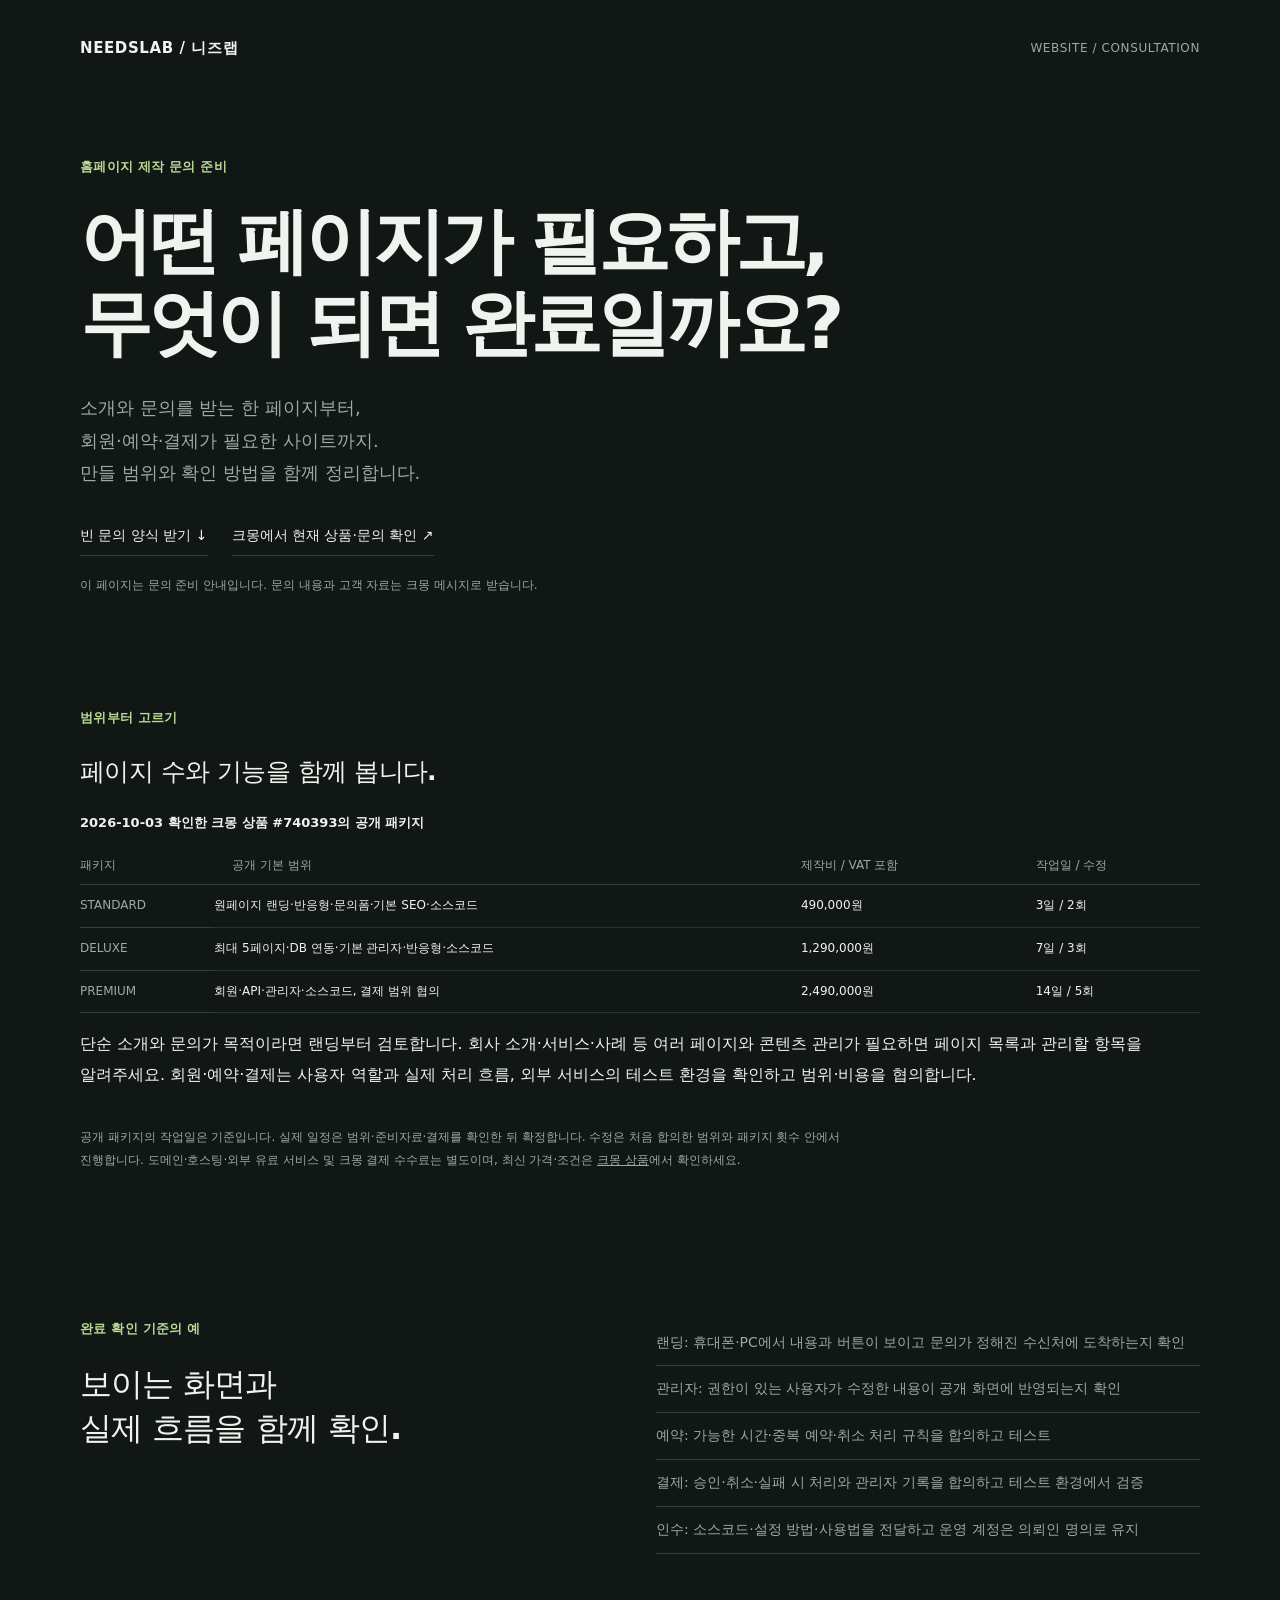
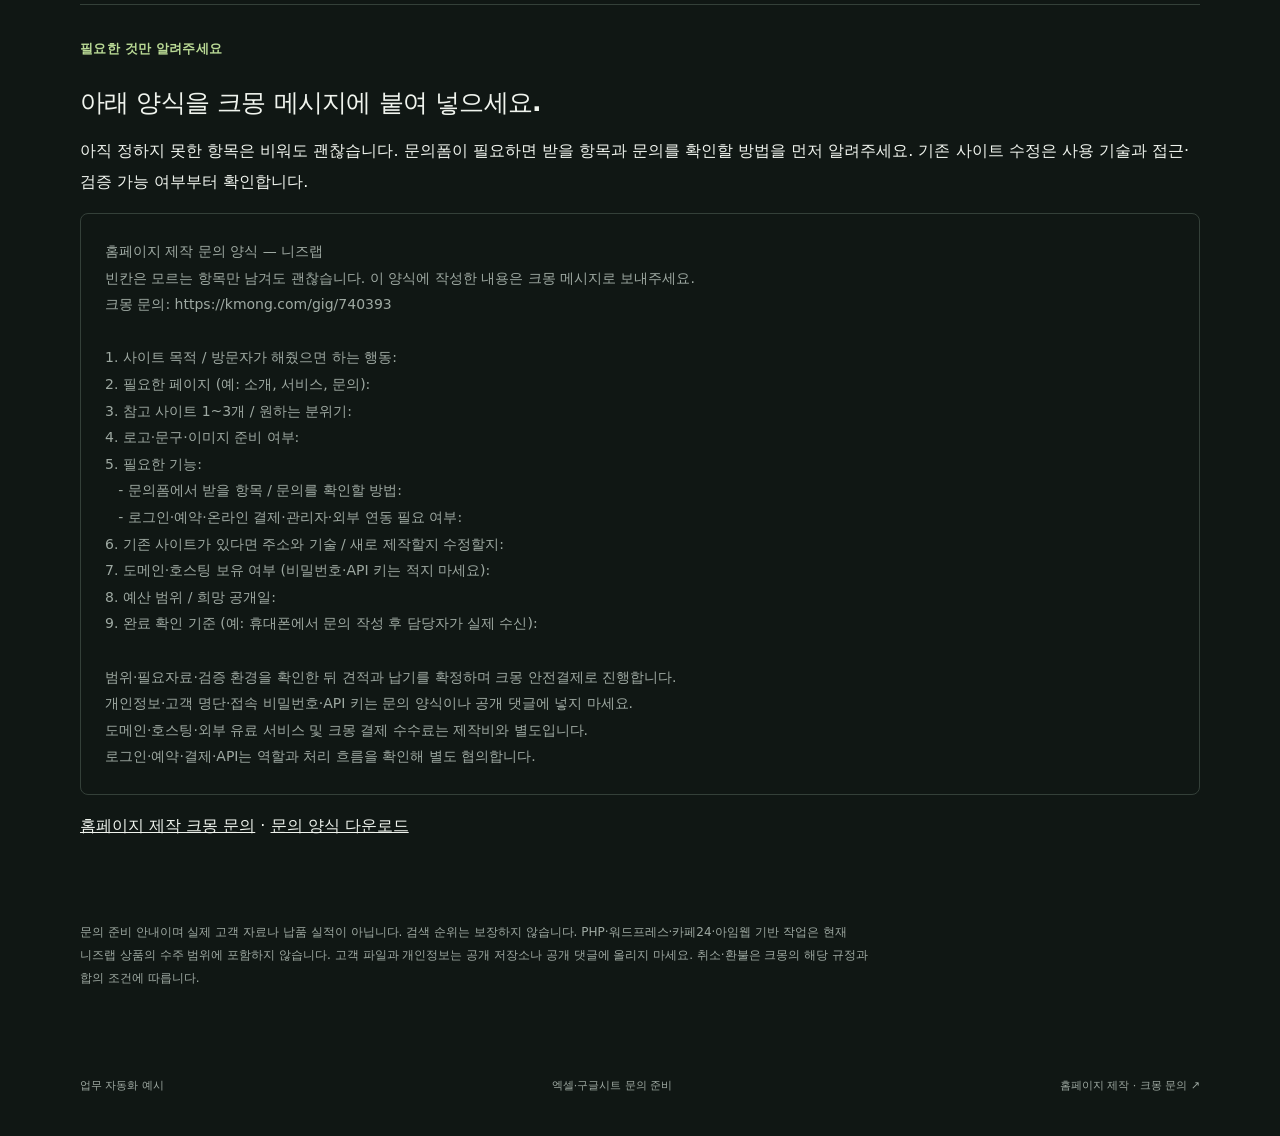
<file: docs/website-consultation.html>
<!doctype html>
<html lang="ko"><head><meta charset="utf-8"><meta name="viewport" content="width=device-width,initial-scale=1"><title>홈페이지 제작 문의 준비 | 니즈랩</title><meta name="description" content="랜딩·회사 홈페이지·회원과 결제 기능의 차이, 준비자료와 완료 확인 기준을 정리한 니즈랩 홈페이지 문의 안내."><link rel="stylesheet" href="style.css"><style>.guide-table{min-width:620px}.brief{white-space:pre-wrap;font:inherit;font-size:14px;line-height:1.9;border:1px solid var(--line);padding:24px;border-radius:8px;color:var(--muted)}.guide-section{padding:32px 0}.guide-section p{line-height:1.9}.guide-section li{line-height:1.9;margin:10px 0}.guide-section a{text-decoration:underline}</style></head>
<body><header class="shell masthead"><a href="index.html">NEEDSLAB / 니즈랩</a><span>WEBSITE / CONSULTATION</span></header><main class="shell">
<section class="hero"><p class="eyebrow">홈페이지 제작 문의 준비</p><h1>어떤 페이지가 필요하고,<br>무엇이 되면 완료일까요?</h1><p class="intro">소개와 문의를 받는 한 페이지부터,<br>회원·예약·결제가 필요한 사이트까지.<br>만들 범위와 확인 방법을 함께 정리합니다.</p><div class="actions"><a class="secondary" href="downloads/website-consultation-template.txt" download>빈 문의 양식 받기 ↓</a><a class="secondary" href="https://kmong.com/gig/740393">크몽에서 현재 상품·문의 확인 ↗</a></div><p class="micro">이 페이지는 문의 준비 안내입니다. 문의 내용과 고객 자료는 크몽 메시지로 받습니다.</p></section>
<section class="guide-section"><p class="eyebrow">범위부터 고르기</p><h2>페이지 수와 기능을 함께 봅니다.</h2><div class="table-wrap"><table class="guide-table"><caption>2026-10-03 확인한 크몽 상품 #740393의 공개 패키지</caption><thead><tr><th scope="col">패키지</th><th scope="col">공개 기본 범위</th><th scope="col">제작비 / VAT 포함</th><th scope="col">작업일 / 수정</th></tr></thead><tbody><tr><th scope="row">STANDARD</th><td>원페이지 랜딩·반응형·문의폼·기본 SEO·소스코드</td><td>490,000원</td><td>3일 / 2회</td></tr><tr><th scope="row">DELUXE</th><td>최대 5페이지·DB 연동·기본 관리자·반응형·소스코드</td><td>1,290,000원</td><td>7일 / 3회</td></tr><tr><th scope="row">PREMIUM</th><td>회원·API·관리자·소스코드, 결제 범위 협의</td><td>2,490,000원</td><td>14일 / 5회</td></tr></tbody></table></div><p>단순 소개와 문의가 목적이라면 랜딩부터 검토합니다. 회사 소개·서비스·사례 등 여러 페이지와 콘텐츠 관리가 필요하면 페이지 목록과 관리할 항목을 알려주세요. 회원·예약·결제는 사용자 역할과 실제 처리 흐름, 외부 서비스의 테스트 환경을 확인하고 범위·비용을 협의합니다.</p><p class="boundary">공개 패키지의 작업일은 기준입니다. 실제 일정은 범위·준비자료·결제를 확인한 뒤 확정합니다. 수정은 처음 합의한 범위와 패키지 횟수 안에서 진행합니다. 도메인·호스팅·외부 유료 서비스 및 크몽 결제 수수료는 별도이며, 최신 가격·조건은 <a href="https://kmong.com/gig/740393">크몽 상품</a>에서 확인하세요.</p></section>
<section class="notes"><div><p class="eyebrow">완료 확인 기준의 예</p><h2>보이는 화면과<br>실제 흐름을 함께 확인.</h2></div><ul><li>랜딩: 휴대폰·PC에서 내용과 버튼이 보이고 문의가 정해진 수신처에 도착하는지 확인</li><li>관리자: 권한이 있는 사용자가 수정한 내용이 공개 화면에 반영되는지 확인</li><li>예약: 가능한 시간·중복 예약·취소 처리 규칙을 합의하고 테스트</li><li>결제: 승인·취소·실패 시 처리와 관리자 기록을 합의하고 테스트 환경에서 검증</li><li>인수: 소스코드·설정 방법·사용법을 전달하고 운영 계정은 의뢰인 명의로 유지</li></ul></section>
<section class="guide-section"><p class="eyebrow">필요한 것만 알려주세요</p><h2>아래 양식을 크몽 메시지에 붙여 넣으세요.</h2><p>아직 정하지 못한 항목은 비워도 괜찮습니다. 문의폼이 필요하면 받을 항목과 문의를 확인할 방법을 먼저 알려주세요. 기존 사이트 수정은 사용 기술과 접근·검증 가능 여부부터 확인합니다.</p><pre class="brief">홈페이지 제작 문의 양식 — 니즈랩
빈칸은 모르는 항목만 남겨도 괜찮습니다. 이 양식에 작성한 내용은 크몽 메시지로 보내주세요.
크몽 문의: https://kmong.com/gig/740393

1. 사이트 목적 / 방문자가 해줬으면 하는 행동:
2. 필요한 페이지 (예: 소개, 서비스, 문의):
3. 참고 사이트 1~3개 / 원하는 분위기:
4. 로고·문구·이미지 준비 여부:
5. 필요한 기능:
   - 문의폼에서 받을 항목 / 문의를 확인할 방법:
   - 로그인·예약·온라인 결제·관리자·외부 연동 필요 여부:
6. 기존 사이트가 있다면 주소와 기술 / 새로 제작할지 수정할지:
7. 도메인·호스팅 보유 여부 (비밀번호·API 키는 적지 마세요):
8. 예산 범위 / 희망 공개일:
9. 완료 확인 기준 (예: 휴대폰에서 문의 작성 후 담당자가 실제 수신):

범위·필요자료·검증 환경을 확인한 뒤 견적과 납기를 확정하며 크몽 안전결제로 진행합니다.
개인정보·고객 명단·접속 비밀번호·API 키는 문의 양식이나 공개 댓글에 넣지 마세요.
도메인·호스팅·외부 유료 서비스 및 크몽 결제 수수료는 제작비와 별도입니다.
로그인·예약·결제·API는 역할과 처리 흐름을 확인해 별도 협의합니다.
</pre><p><a href="https://kmong.com/gig/740393">홈페이지 제작 크몽 문의</a> · <a href="downloads/website-consultation-template.txt" download>문의 양식 다운로드</a></p></section>
<p class="boundary">문의 준비 안내이며 실제 고객 자료나 납품 실적이 아닙니다. 검색 순위는 보장하지 않습니다. PHP·워드프레스·카페24·아임웹 기반 작업은 현재 니즈랩 상품의 수주 범위에 포함하지 않습니다. 고객 파일과 개인정보는 공개 저장소나 공개 댓글에 올리지 마세요. 취소·환불은 크몽의 해당 규정과 합의 조건에 따릅니다.</p>
</main><footer class="shell"><a href="index.html">업무 자동화 예시</a><a href="https://github.com/needsbuilder/excel-automation-demo/blob/main/CONSULTATION.md">엑셀·구글시트 문의 준비</a><a href="https://kmong.com/gig/740393">홈페이지 제작 · 크몽 문의 ↗</a></footer></body></html>
</file>
<file: docs/style.css>
:root{color-scheme:dark;--bg:#101714;--pane:#19211d;--muted:#9ea9a2;--line:#344039;--fg:#f0f4ee;--accent:#b9d995;font-family:system-ui,-apple-system,BlinkMacSystemFont,"Apple SD Gothic Neo","Malgun Gothic",sans-serif}
*{box-sizing:border-box}body{margin:0;background:var(--bg);color:var(--fg);word-break:keep-all;overflow-wrap:anywhere}a{color:inherit;text-decoration:none}button,input{font:inherit}button,a{touch-action:manipulation}.shell{max-width:1200px;margin:auto;padding:0 40px}.masthead{display:flex;justify-content:space-between;align-items:center;gap:20px;height:96px;font-size:12px;letter-spacing:.05em}.masthead>a{font-size:15px;font-weight:700}.masthead>span{color:var(--muted)}.hero{padding:62px 0 66px}.eyebrow{color:var(--accent);font-size:13px;font-weight:600;letter-spacing:.02em;margin:0 0 24px}h1{font-size:clamp(40px,6vw,72px);line-height:1.14;letter-spacing:-.055em;font-weight:600;margin:0}.intro{color:var(--muted);font-size:18px;line-height:1.8;margin:28px 0}.actions{display:flex;gap:24px;align-items:center;flex-wrap:wrap}button{cursor:pointer;border:0;border-radius:6px;background:var(--accent);padding:16px 22px;color:#15200d;font-size:15px;font-weight:650}.actions button span{margin-left:26px}.secondary{font-size:14px;border-bottom:1px solid var(--line);padding:10px 0}.micro{font-size:12px;color:var(--muted);margin-top:19px;line-height:1.7}.workspace{display:grid;grid-template-columns:1fr 1.18fr;border:1px solid var(--line);border-radius:12px;overflow:hidden}.input-pane,.output-pane{padding:30px;min-width:0}.input-pane{background:var(--pane);border-right:1px solid var(--line)}.section-label{display:flex;justify-content:space-between;gap:14px;font-size:10px;letter-spacing:.04em;color:var(--muted)}h2{font-size:25px;line-height:1.4;font-weight:550;letter-spacing:-.03em;margin:24px 0 12px}.input-pane>p,.upload p{font-size:12px;color:var(--muted);line-height:1.9}.files{margin:26px 0 20px;display:grid;gap:14px}.file{border:1px solid var(--line);padding:17px;border-radius:6px;background:var(--bg)}.file>strong{font-size:14px}.file>span{float:right;color:var(--muted);font-size:12px}.file>p{font-size:12px;color:var(--muted);line-height:1.6;margin-bottom:0}.upload{font-size:12px;border-top:1px solid var(--line);padding-top:20px}.upload summary{cursor:pointer;font-size:13px}.upload label{display:block;margin:15px 0 10px}.upload input{max-width:100%;color:var(--muted);font-size:12px}.upload .quiet{margin-top:14px}.stats{display:grid;grid-template-columns:.8fr .8fr 1.4fr;gap:14px;padding:14px 0 22px}.stats strong{display:block;font-size:clamp(24px,3vw,34px);font-weight:600;letter-spacing:-.05em;font-variant-numeric:tabular-nums}.stats span{display:block;margin-top:7px;font-size:11px;color:var(--muted)}#message{color:var(--muted);font-size:12px;line-height:1.8;min-height:44px}.table-wrap{overflow:auto;margin-top:22px}table{width:100%;border-collapse:collapse;font-size:12px;line-height:1.8;text-align:left}caption{text-align:left;font-size:13px;font-weight:600;margin-bottom:12px}th{font-weight:500;color:var(--muted);border-bottom:1px solid var(--line);padding:8px 0}td{padding:10px 0;border-bottom:1px solid #27322b;vertical-align:top}th+th,td+td{padding-left:18px}#branches td:last-child,#branches th:last-child{text-align:right;font-variant-numeric:tabular-nums}.quiet{background:transparent;color:var(--fg);border:1px solid var(--line);font-size:12px;padding:11px 15px;font-weight:500}#download{margin-top:24px}button:disabled{opacity:.4;cursor:default}.notes{padding:70px 0 50px;display:grid;grid-template-columns:1fr 1fr;gap:32px;border-bottom:1px solid var(--line)}.notes h2{font-size:32px;margin:0}.notes ul{list-style:none;padding:0;margin:0}.notes li{font-size:14px;line-height:1.7;padding:11px 0;border-bottom:1px solid var(--line);color:var(--muted)}.boundary{font-size:12px;line-height:1.9;color:var(--muted);max-width:800px;padding:20px 0 34px}footer{display:flex;justify-content:space-between;gap:20px;align-items:center;font-size:11px;color:var(--muted);min-height:100px}button:hover:not(:disabled),a:hover{opacity:.85}:focus-visible{outline:2px solid var(--accent);outline-offset:5px}
.output-pane{scroll-margin-top:20px}
@media(max-width:760px){.shell{padding:0 22px}.masthead{height:80px}.masthead>span{display:none}.hero{padding:40px 0 48px}.intro{font-size:16px}.workspace{grid-template-columns:1fr}.input-pane{border-right:0;border-bottom:1px solid var(--line)}.input-pane,.output-pane{padding:24px}.notes{grid-template-columns:1fr;padding-top:48px;gap:25px}.notes h2{font-size:28px}footer{align-items:flex-start;flex-direction:column;justify-content:center;gap:14px;padding-bottom:24px}.stats{gap:8px}}
</file>
